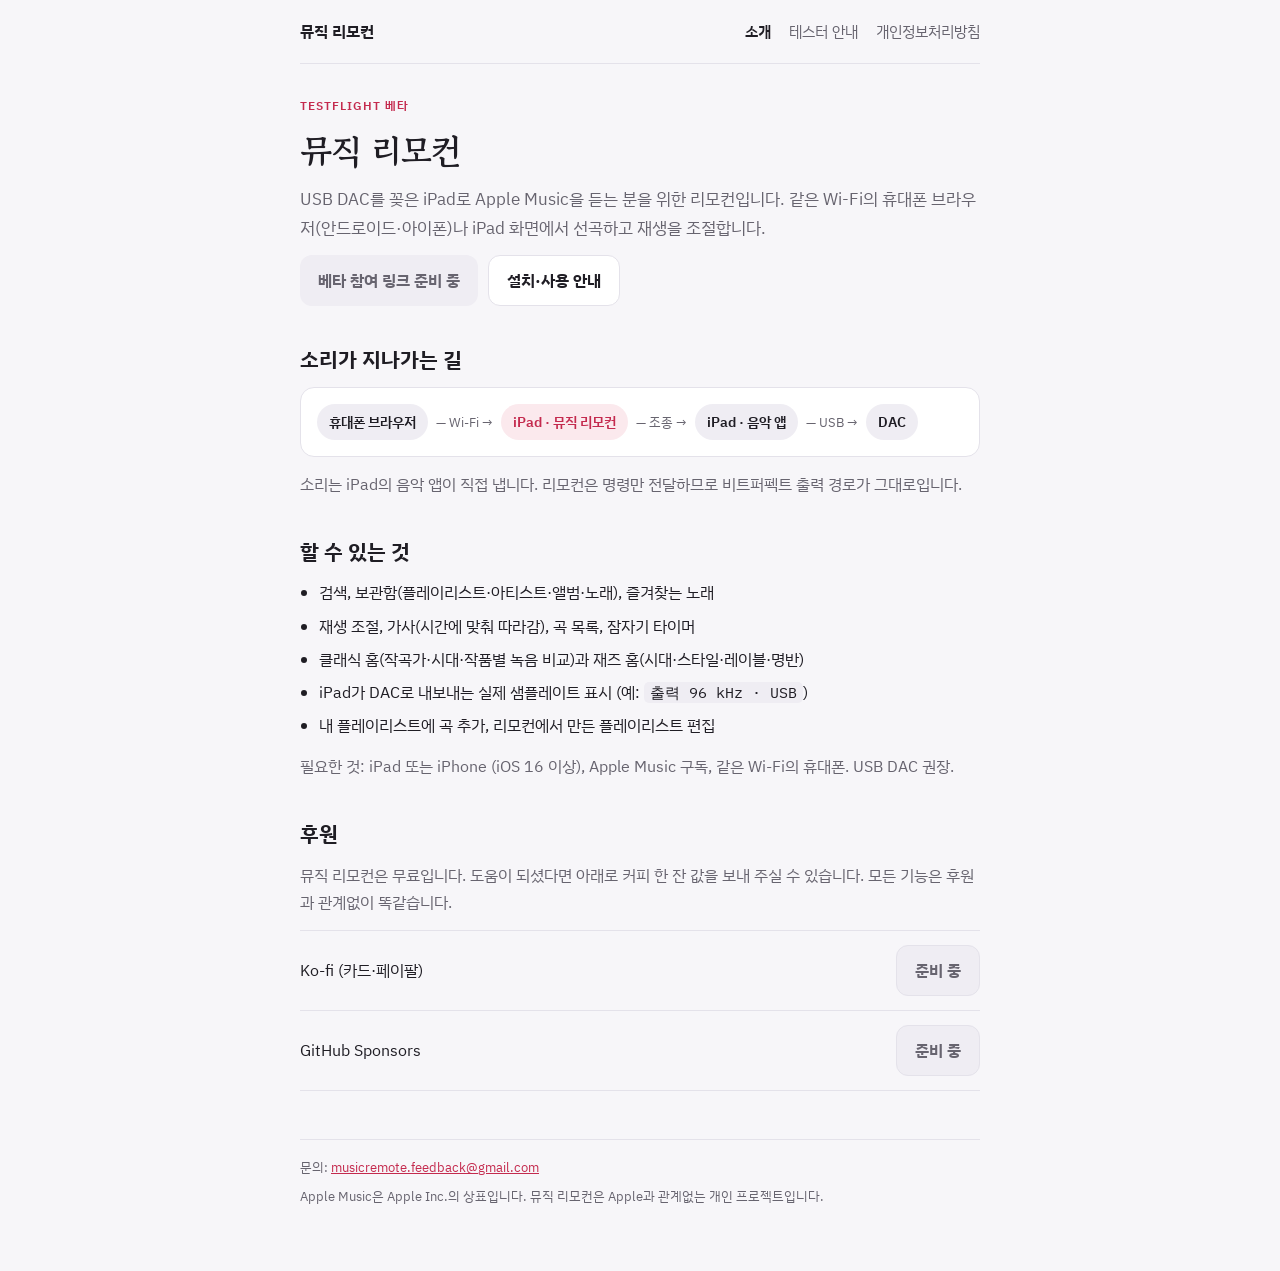
<file: index.html>
<!doctype html>
<html lang="ko">
<head>
<title>뮤직 리모컨</title>
<meta name="description" content="USB DAC를 연결한 iPad의 Apple Music을 휴대폰 브라우저에서 조종하는 리모컨">
<meta charset="utf-8">
<meta name="viewport" content="width=device-width, initial-scale=1, viewport-fit=cover">
<link rel="preconnect" href="https://fonts.googleapis.com">
<link rel="preconnect" href="https://fonts.gstatic.com" crossorigin>
<link rel="stylesheet" href="https://fonts.googleapis.com/css2?family=Gowun+Batang:wght@700&family=IBM+Plex+Sans+KR:wght@400;600;700&family=IBM+Plex+Mono:wght@500&display=swap">
<link rel="stylesheet" href="style.css">
<script src="config.js"></script>
</head>
<body>
<nav class="site-nav" aria-label="사이트">
  <a class="brand" href="./">뮤직 리모컨</a>
  <a href="./" aria-current="page">소개</a>
  <a href="guide.html">테스터 안내</a>
  <a href="privacy.html">개인정보처리방침</a>
</nav>
<main>
  <header style="display:flex;flex-direction:column;gap:12px">
    <div class="eyebrow">TESTFLIGHT 베타</div>
    <h1>뮤직 리모컨</h1>
    <p class="lead">USB DAC를 꽂은 iPad로 Apple Music을 듣는 분을 위한 리모컨입니다. 같은 Wi-Fi의 휴대폰 브라우저(안드로이드·아이폰)나 iPad 화면에서 선곡하고 재생을 조절합니다.</p>
    <div class="actions">
      <a class="button" data-fill="testflight" data-label="keep" data-empty="베타 참여 링크 준비 중">TestFlight로 베타 참여</a>
      <a class="button secondary" href="guide.html">설치·사용 안내</a>
    </div>
  </header>

  <section aria-labelledby="chain-title">
    <h2 id="chain-title">소리가 지나가는 길</h2>
    <div class="chain" role="img" aria-label="휴대폰 브라우저에서 Wi-Fi로 iPad의 뮤직 리모컨에 명령을 보내고, 뮤직 리모컨이 음악 앱을 조종해 USB로 DAC에 출력합니다">
      <span class="node">휴대폰 브라우저</span><span class="arrow">— Wi-Fi →</span>
      <span class="node key">iPad · 뮤직 리모컨</span><span class="arrow">— 조종 →</span>
      <span class="node">iPad · 음악 앱</span><span class="arrow">— USB →</span>
      <span class="node">DAC</span>
    </div>
    <p class="muted">소리는 iPad의 음악 앱이 직접 냅니다. 리모컨은 명령만 전달하므로 비트퍼펙트 출력 경로가 그대로입니다.</p>
  </section>

  <section aria-labelledby="feature-title">
    <h2 id="feature-title">할 수 있는 것</h2>
    <ul class="plain">
      <li>검색, 보관함(플레이리스트·아티스트·앨범·노래), 즐겨찾는 노래</li>
      <li>재생 조절, 가사(시간에 맞춰 따라감), 곡 목록, 잠자기 타이머</li>
      <li>클래식 홈(작곡가·시대·작품별 녹음 비교)과 재즈 홈(시대·스타일·레이블·명반)</li>
      <li>iPad가 DAC로 내보내는 실제 샘플레이트 표시 (예: <span class="mono">출력 96 kHz · USB</span>)</li>
      <li>내 플레이리스트에 곡 추가, 리모컨에서 만든 플레이리스트 편집</li>
    </ul>
    <p class="muted">필요한 것: iPad 또는 iPhone (iOS 16 이상), Apple Music 구독, 같은 Wi-Fi의 휴대폰. USB DAC 권장.</p>
  </section>

  <section aria-labelledby="support-title" data-show-if="kofi githubSponsors" hidden>
    <h2 id="support-title">후원</h2>
    <p class="muted">뮤직 리모컨은 무료입니다. 도움이 되셨다면 아래로 커피 한 잔 값을 보내 주실 수 있습니다. 모든 기능은 후원과 관계없이 똑같습니다.</p>
    <div class="support">
      <div class="support-row" data-show-if="kofi" hidden><span>Ko-fi (카드·페이팔)</span><a class="button secondary" data-fill="kofi" data-label="keep">커피 한 잔 보내기</a></div>
      <div class="support-row" data-show-if="githubSponsors" hidden><span>GitHub Sponsors</span><a class="button secondary" data-fill="githubSponsors" data-label="keep">후원하기</a></div>
    </div>
  </section>
</main>
<footer>
  <p>문의: <a data-fill="feedbackEmail" data-empty="준비 중">준비 중</a></p>
  <p>Apple Music은 Apple Inc.의 상표입니다. 뮤직 리모컨은 Apple과 관계없는 개인 프로젝트입니다.</p>
</footer>
</body>
</html>
</file>
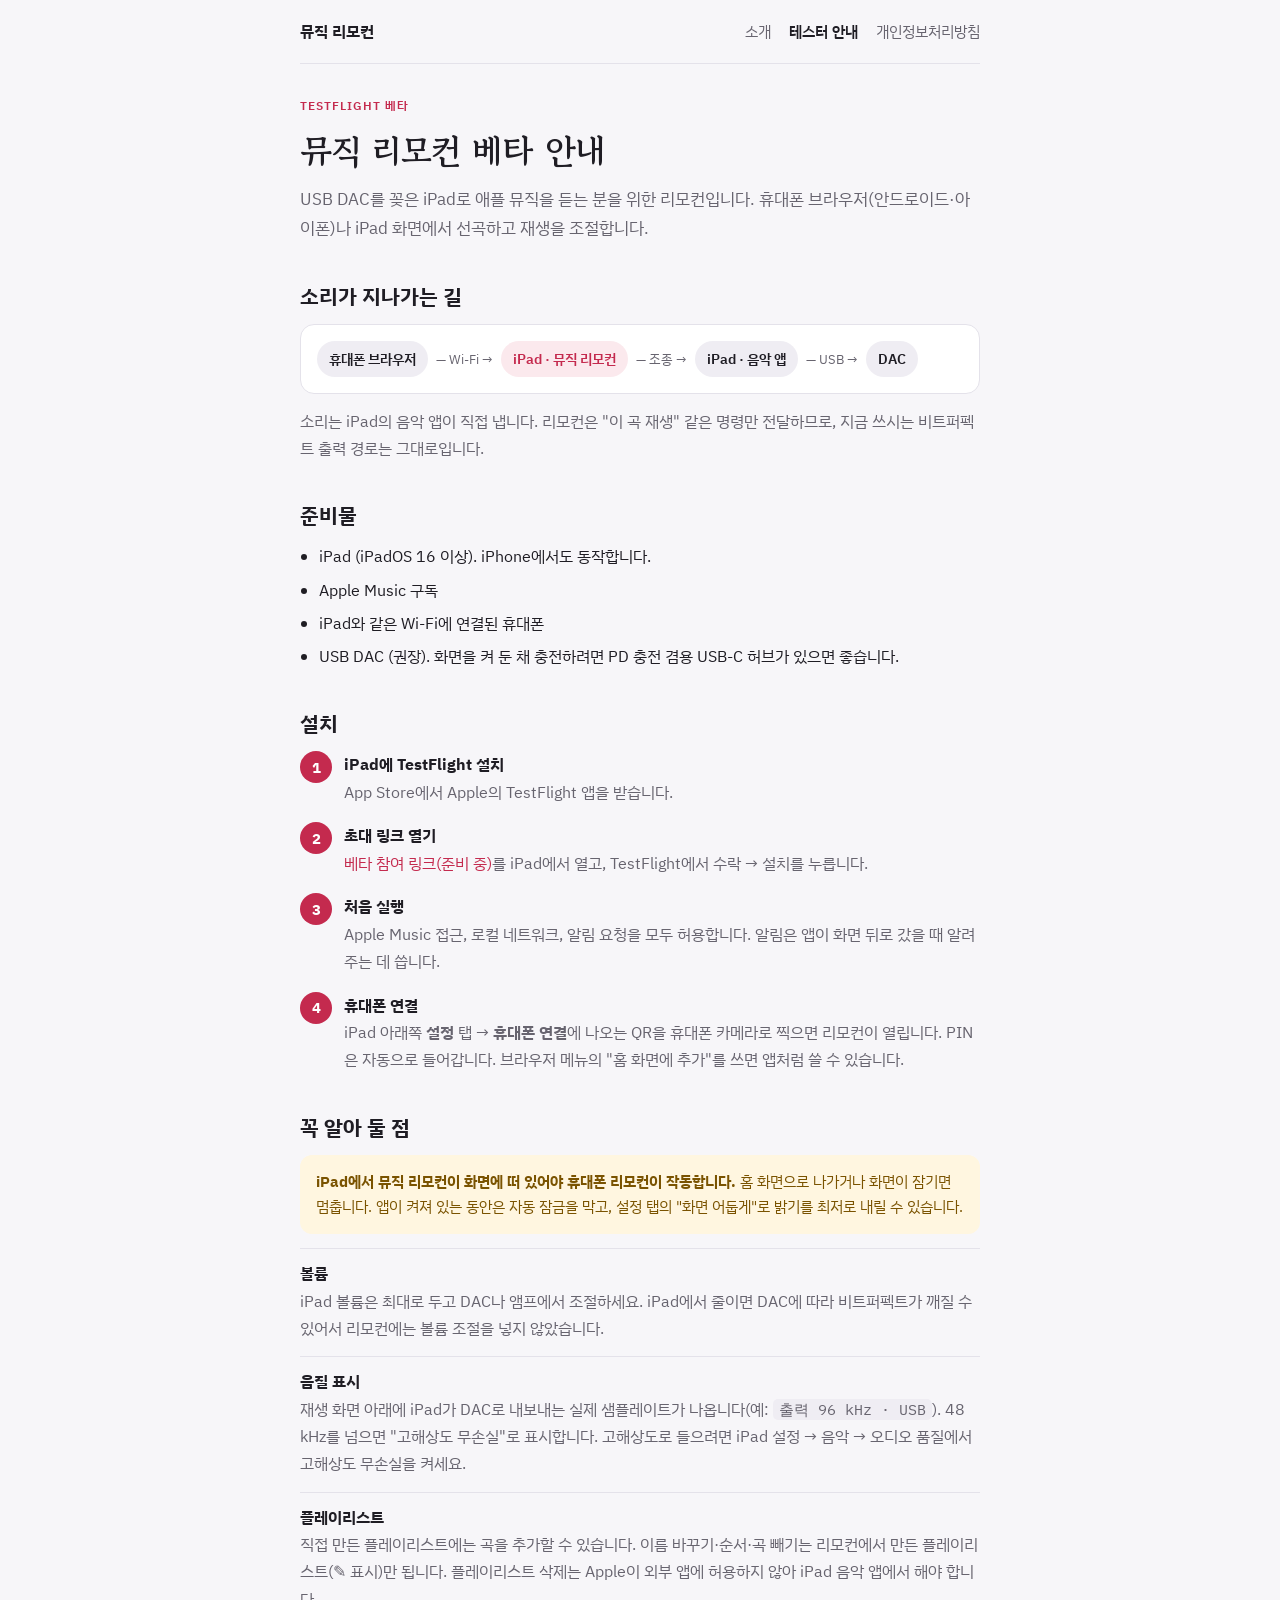
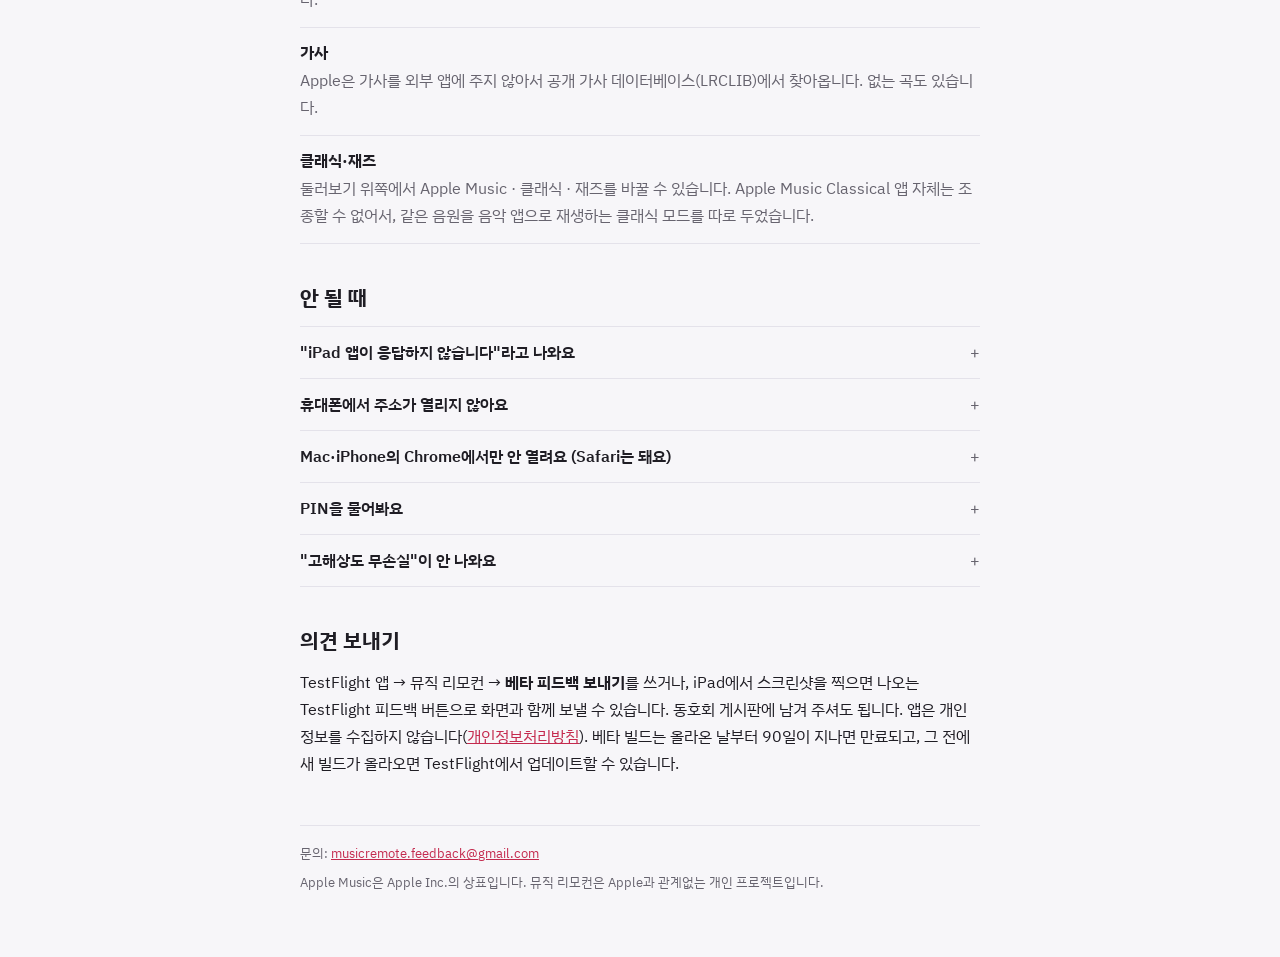
<file: guide.html>
<!doctype html>
<html lang="ko">
<head>
<title>뮤직 리모컨 베타 안내</title>
<meta name="description" content="뮤직 리모컨 TestFlight 베타 설치·사용·문제 해결 안내">
<meta charset="utf-8">
<meta name="viewport" content="width=device-width, initial-scale=1, viewport-fit=cover">
<link rel="preconnect" href="https://fonts.googleapis.com">
<link rel="preconnect" href="https://fonts.gstatic.com" crossorigin>
<link rel="stylesheet" href="https://fonts.googleapis.com/css2?family=Gowun+Batang:wght@700&family=IBM+Plex+Sans+KR:wght@400;600;700&family=IBM+Plex+Mono:wght@500&display=swap">
<link rel="stylesheet" href="style.css">
<script src="config.js"></script>
</head>
<body>
<nav class="site-nav" aria-label="사이트">
  <a class="brand" href="./">뮤직 리모컨</a>
  <a href="./">소개</a>
  <a href="guide.html" aria-current="page">테스터 안내</a>
  <a href="privacy.html">개인정보처리방침</a>
</nav>
<main>
  <header style="display:flex;flex-direction:column;gap:12px">
    <div class="eyebrow">TESTFLIGHT 베타</div>
    <h1>뮤직 리모컨 베타 안내</h1>
    <p class="lead">USB DAC를 꽂은 iPad로 애플 뮤직을 듣는 분을 위한 리모컨입니다. 휴대폰 브라우저(안드로이드·아이폰)나 iPad 화면에서 선곡하고 재생을 조절합니다.</p>
  </header>

  <section aria-labelledby="chain-title">
    <h2 id="chain-title">소리가 지나가는 길</h2>
    <div class="chain" role="img" aria-label="휴대폰 브라우저에서 Wi-Fi로 iPad의 뮤직 리모컨에 명령을 보내고, 뮤직 리모컨이 음악 앱을 조종해 USB로 DAC에 출력합니다">
      <span class="node">휴대폰 브라우저</span>
      <span class="arrow">— Wi-Fi →</span>
      <span class="node key">iPad · 뮤직 리모컨</span>
      <span class="arrow">— 조종 →</span>
      <span class="node">iPad · 음악 앱</span>
      <span class="arrow">— USB →</span>
      <span class="node">DAC</span>
    </div>
    <p class="muted">소리는 iPad의 음악 앱이 직접 냅니다. 리모컨은 "이 곡 재생" 같은 명령만 전달하므로, 지금 쓰시는 비트퍼펙트 출력 경로는 그대로입니다.</p>
  </section>

  <section aria-labelledby="need-title">
    <h2 id="need-title">준비물</h2>
    <ul class="plain">
      <li>iPad (iPadOS 16 이상). iPhone에서도 동작합니다.</li>
      <li>Apple Music 구독</li>
      <li>iPad와 같은 Wi-Fi에 연결된 휴대폰</li>
      <li>USB DAC (권장). 화면을 켜 둔 채 충전하려면 PD 충전 겸용 USB-C 허브가 있으면 좋습니다.</li>
    </ul>
  </section>

  <section aria-labelledby="install-title">
    <h2 id="install-title">설치</h2>
    <ol class="steps">
      <li><div class="step-body"><h3>iPad에 TestFlight 설치</h3><p>App Store에서 Apple의 TestFlight 앱을 받습니다.</p></div></li>
      <li><div class="step-body"><h3>초대 링크 열기</h3><p><a data-fill="testflight" data-label="keep" data-empty="베타 참여 링크(준비 중)">베타 참여 링크</a>를 iPad에서 열고, TestFlight에서 수락 → 설치를 누릅니다.</p></div></li>
      <li><div class="step-body"><h3>처음 실행</h3><p>Apple Music 접근, 로컬 네트워크, 알림 요청을 모두 허용합니다. 알림은 앱이 화면 뒤로 갔을 때 알려 주는 데 씁니다.</p></div></li>
      <li><div class="step-body"><h3>휴대폰 연결</h3><p>iPad 아래쪽 <b>설정</b> 탭 → <b>휴대폰 연결</b>에 나오는 QR을 휴대폰 카메라로 찍으면 리모컨이 열립니다. PIN은 자동으로 들어갑니다. 브라우저 메뉴의 "홈 화면에 추가"를 쓰면 앱처럼 쓸 수 있습니다.</p></div></li>
    </ol>
  </section>

  <section aria-labelledby="know-title">
    <h2 id="know-title">꼭 알아 둘 점</h2>
    <p class="callout"><b>iPad에서 뮤직 리모컨이 화면에 떠 있어야 휴대폰 리모컨이 작동합니다.</b> 홈 화면으로 나가거나 화면이 잠기면 멈춥니다. 앱이 켜져 있는 동안은 자동 잠금을 막고, 설정 탭의 "화면 어둡게"로 밝기를 최저로 내릴 수 있습니다.</p>
    <div class="notes">
      <div class="note"><h3>볼륨</h3><p>iPad 볼륨은 최대로 두고 DAC나 앰프에서 조절하세요. iPad에서 줄이면 DAC에 따라 비트퍼펙트가 깨질 수 있어서 리모컨에는 볼륨 조절을 넣지 않았습니다.</p></div>
      <div class="note"><h3>음질 표시</h3><p>재생 화면 아래에 iPad가 DAC로 내보내는 실제 샘플레이트가 나옵니다(예: <span class="mono">출력 96 kHz · USB</span>). 48 kHz를 넘으면 "고해상도 무손실"로 표시합니다. 고해상도로 들으려면 iPad 설정 → 음악 → 오디오 품질에서 고해상도 무손실을 켜세요.</p></div>
      <div class="note"><h3>플레이리스트</h3><p>직접 만든 플레이리스트에는 곡을 추가할 수 있습니다. 이름 바꾸기·순서·곡 빼기는 리모컨에서 만든 플레이리스트(✎ 표시)만 됩니다. 플레이리스트 삭제는 Apple이 외부 앱에 허용하지 않아 iPad 음악 앱에서 해야 합니다.</p></div>
      <div class="note"><h3>가사</h3><p>Apple은 가사를 외부 앱에 주지 않아서 공개 가사 데이터베이스(LRCLIB)에서 찾아옵니다. 없는 곡도 있습니다.</p></div>
      <div class="note"><h3>클래식·재즈</h3><p>둘러보기 위쪽에서 Apple Music · 클래식 · 재즈를 바꿀 수 있습니다. Apple Music Classical 앱 자체는 조종할 수 없어서, 같은 음원을 음악 앱으로 재생하는 클래식 모드를 따로 두었습니다.</p></div>
    </div>
  </section>

  <section aria-labelledby="trouble-title">
    <h2 id="trouble-title">안 될 때</h2>
    <div>
      <details>
        <summary>"iPad 앱이 응답하지 않습니다"라고 나와요</summary>
        <p>iPad에서 뮤직 리모컨이 화면에 떠 있는지, 휴대폰과 iPad가 같은 Wi-Fi인지 확인한 뒤 배너의 "다시 연결"을 누르세요.</p>
      </details>
      <details>
        <summary>휴대폰에서 주소가 열리지 않아요</summary>
        <p>iPad 설정 탭 → 휴대폰 연결에 나오는 <span class="mono">http://192.168.x.x:8080</span> 형태의 주소를 브라우저에 그대로 입력하세요. 공유기가 iPad 주소를 바꾸면 QR을 다시 찍어야 합니다.</p>
      </details>
      <details>
        <summary>Mac·iPhone의 Chrome에서만 안 열려요 (Safari는 돼요)</summary>
        <p>Apple 기기는 앱마다 '로컬 네트워크'(같은 Wi-Fi의 기기에 접속하는 권한)를 따로 묻습니다. Safari는 처음부터 허용돼 있지만, Chrome·Edge·Whale은 처음 물을 때 허용하지 않았으면 iPad 주소에 접속하지 못합니다.</p>
        <p><b>Mac</b>: 시스템 설정 → 개인정보 보호 및 보안 → <b>로컬 네트워크</b>에서 Google Chrome을 켜고, Chrome을 완전히 종료(⌘Q)했다가 다시 여세요.<br><b>iPhone·iPad</b>: 설정 → Chrome → <b>로컬 네트워크</b>를 켜세요.</p>
      </details>
      <details>
        <summary>PIN을 물어봐요</summary>
        <p>iPad 설정 탭 → 휴대폰 연결 화면에 4자리 PIN이 있습니다. 여러 번 틀리면 1분 동안 막힙니다.</p>
      </details>
      <details>
        <summary>"고해상도 무손실"이 안 나와요</summary>
        <p>iPad 설정 → 음악 → 오디오 품질에서 고해상도 무손실이 켜져 있는지, 출력이 USB DAC인지 확인하세요. 곡 자체가 무손실(최대 48 kHz)까지만 있는 경우도 많습니다.</p>
      </details>
    </div>
  </section>

  <section aria-labelledby="feedback-title">
    <h2 id="feedback-title">의견 보내기</h2>
    <p>TestFlight 앱 → 뮤직 리모컨 → <b>베타 피드백 보내기</b>를 쓰거나, iPad에서 스크린샷을 찍으면 나오는 TestFlight 피드백 버튼으로 화면과 함께 보낼 수 있습니다. 동호회 게시판에 남겨 주셔도 됩니다. 앱은 개인정보를 수집하지 않습니다(<a href="privacy.html">개인정보처리방침</a>). 베타 빌드는 올라온 날부터 90일이 지나면 만료되고, 그 전에 새 빌드가 올라오면 TestFlight에서 업데이트할 수 있습니다.</p>
  </section>
</main>
<footer>
  <p>문의: <a data-fill="feedbackEmail" data-empty="준비 중">준비 중</a></p>
  <p>Apple Music은 Apple Inc.의 상표입니다. 뮤직 리모컨은 Apple과 관계없는 개인 프로젝트입니다.</p>
</footer>
</body>
</html>
</file>
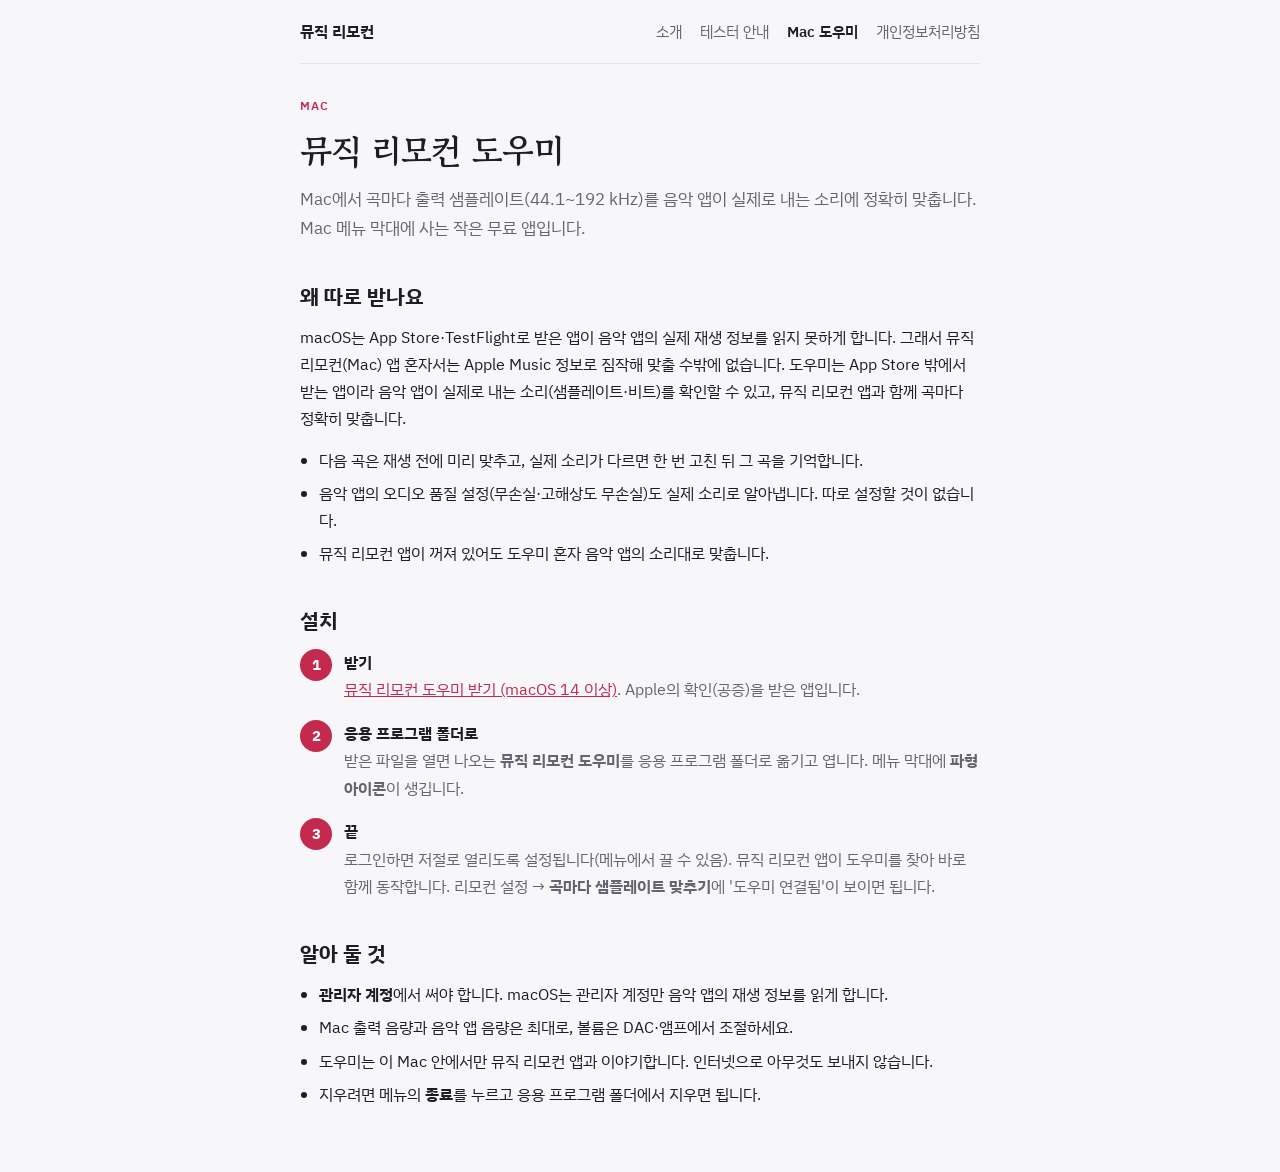
<file: helper.html>
<!doctype html>
<html lang="ko">
<head>
<title>뮤직 리모컨 도우미 (Mac)</title>
<meta name="description" content="Mac에서 곡마다 출력 샘플레이트를 음악 앱의 실제 소리에 정확히 맞추는 뮤직 리모컨 도우미">
<meta charset="utf-8">
<meta name="viewport" content="width=device-width, initial-scale=1, viewport-fit=cover">
<link rel="preconnect" href="https://fonts.googleapis.com">
<link rel="preconnect" href="https://fonts.gstatic.com" crossorigin>
<link rel="stylesheet" href="https://fonts.googleapis.com/css2?family=Gowun+Batang:wght@700&family=IBM+Plex+Sans+KR:wght@400;600;700&family=IBM+Plex+Mono:wght@500&display=swap">
<link rel="stylesheet" href="style.css">
<script src="config.js"></script>
</head>
<body>
<nav class="site-nav" aria-label="사이트">
  <a class="brand" href="./">뮤직 리모컨</a>
  <a href="./">소개</a>
  <a href="guide.html">테스터 안내</a>
  <a href="helper.html" aria-current="page">Mac 도우미</a>
  <a href="privacy.html">개인정보처리방침</a>
</nav>
<main>
  <header style="display:flex;flex-direction:column;gap:12px">
    <div class="eyebrow">MAC</div>
    <h1>뮤직 리모컨 도우미</h1>
    <p class="lead">Mac에서 곡마다 출력 샘플레이트(44.1~192 kHz)를 음악 앱이 실제로 내는 소리에 정확히 맞춥니다. Mac 메뉴 막대에 사는 작은 무료 앱입니다.</p>
  </header>

  <section aria-labelledby="why-title">
    <h2 id="why-title">왜 따로 받나요</h2>
    <p>macOS는 App Store·TestFlight로 받은 앱이 음악 앱의 실제 재생 정보를 읽지 못하게 합니다. 그래서 뮤직 리모컨(Mac) 앱 혼자서는 Apple Music 정보로 짐작해 맞출 수밖에 없습니다. 도우미는 App Store 밖에서 받는 앱이라 음악 앱이 실제로 내는 소리(샘플레이트·비트)를 확인할 수 있고, 뮤직 리모컨 앱과 함께 곡마다 정확히 맞춥니다.</p>
    <ul class="plain">
      <li>다음 곡은 재생 전에 미리 맞추고, 실제 소리가 다르면 한 번 고친 뒤 그 곡을 기억합니다.</li>
      <li>음악 앱의 오디오 품질 설정(무손실·고해상도 무손실)도 실제 소리로 알아냅니다. 따로 설정할 것이 없습니다.</li>
      <li>뮤직 리모컨 앱이 꺼져 있어도 도우미 혼자 음악 앱의 소리대로 맞춥니다.</li>
    </ul>
  </section>

  <section aria-labelledby="install-title">
    <h2 id="install-title">설치</h2>
    <ol class="steps">
      <li><div class="step-body"><h3>받기</h3><p><a href="helper/MusicRemoteHelper.zip">뮤직 리모컨 도우미 받기 (macOS 14 이상)</a>. Apple의 확인(공증)을 받은 앱입니다.</p></div></li>
      <li><div class="step-body"><h3>응용 프로그램 폴더로</h3><p>받은 파일을 열면 나오는 <b>뮤직 리모컨 도우미</b>를 응용 프로그램 폴더로 옮기고 엽니다. 메뉴 막대에 <b>파형 아이콘</b>이 생깁니다.</p></div></li>
      <li><div class="step-body"><h3>끝</h3><p>로그인하면 저절로 열리도록 설정됩니다(메뉴에서 끌 수 있음). 뮤직 리모컨 앱이 도우미를 찾아 바로 함께 동작합니다. 리모컨 설정 → <b>곡마다 샘플레이트 맞추기</b>에 '도우미 연결됨'이 보이면 됩니다.</p></div></li>
    </ol>
  </section>

  <section aria-labelledby="need-title">
    <h2 id="need-title">알아 둘 것</h2>
    <ul class="plain">
      <li><b>관리자 계정</b>에서 써야 합니다. macOS는 관리자 계정만 음악 앱의 재생 정보를 읽게 합니다.</li>
      <li>Mac 출력 음량과 음악 앱 음량은 최대로, 볼륨은 DAC·앰프에서 조절하세요.</li>
      <li>도우미는 이 Mac 안에서만 뮤직 리모컨 앱과 이야기합니다. 인터넷으로 아무것도 보내지 않습니다.</li>
      <li>지우려면 메뉴의 <b>종료</b>를 누르고 응용 프로그램 폴더에서 지우면 됩니다.</li>
    </ul>
  </section>
</main>
</body>
</html>
</file>
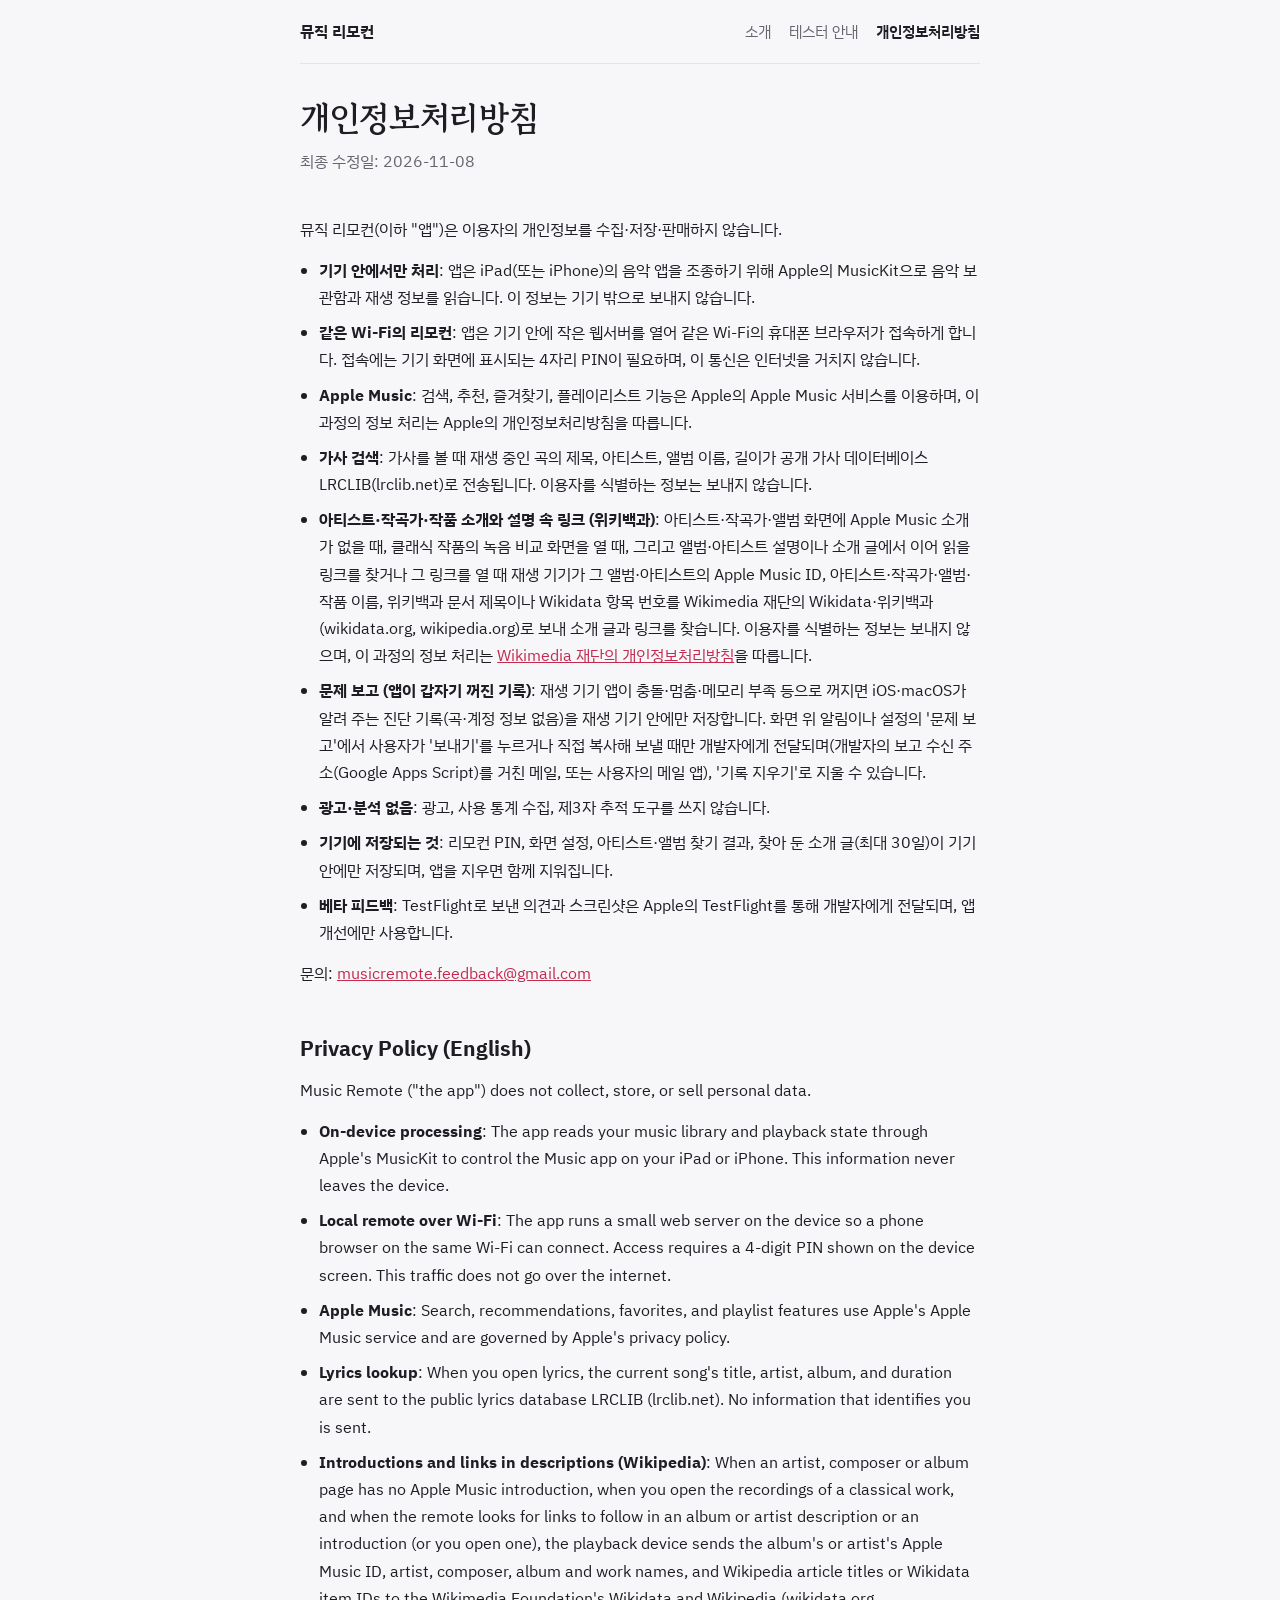
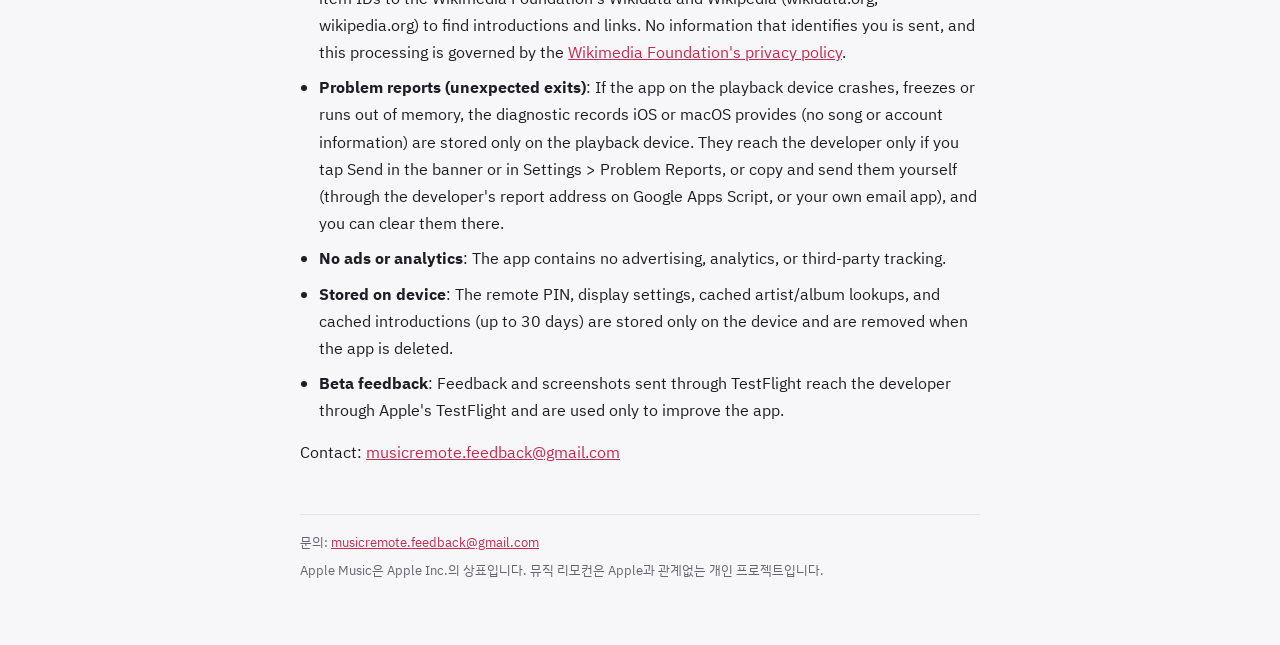
<file: privacy.html>
<!doctype html>
<html lang="ko">
<head>
<title>뮤직 리모컨 개인정보처리방침</title>
<meta name="description" content="뮤직 리모컨 개인정보처리방침 / Privacy Policy">
<meta charset="utf-8">
<meta name="viewport" content="width=device-width, initial-scale=1, viewport-fit=cover">
<link rel="preconnect" href="https://fonts.googleapis.com">
<link rel="preconnect" href="https://fonts.gstatic.com" crossorigin>
<link rel="stylesheet" href="https://fonts.googleapis.com/css2?family=Gowun+Batang:wght@700&family=IBM+Plex+Sans+KR:wght@400;600;700&family=IBM+Plex+Mono:wght@500&display=swap">
<link rel="stylesheet" href="style.css">
<script src="config.js"></script>
</head>
<body>
<nav class="site-nav" aria-label="사이트">
  <a class="brand" href="./">뮤직 리모컨</a>
  <a href="./">소개</a>
  <a href="guide.html">테스터 안내</a>
  <a href="privacy.html" aria-current="page">개인정보처리방침</a>
</nav>
<main class="policy">
  <header style="display:flex;flex-direction:column;gap:8px">
    <h1>개인정보처리방침</h1>
    <p class="muted">최종 수정일: 2026-11-08</p>
  </header>
  <section lang="ko">
    <p>뮤직 리모컨(이하 "앱")은 이용자의 개인정보를 수집·저장·판매하지 않습니다.</p>
    <ul>
      <li><b>기기 안에서만 처리</b>: 앱은 iPad(또는 iPhone)의 음악 앱을 조종하기 위해 Apple의 MusicKit으로 음악 보관함과 재생 정보를 읽습니다. 이 정보는 기기 밖으로 보내지 않습니다.</li>
      <li><b>같은 Wi-Fi의 리모컨</b>: 앱은 기기 안에 작은 웹서버를 열어 같은 Wi-Fi의 휴대폰 브라우저가 접속하게 합니다. 접속에는 기기 화면에 표시되는 4자리 PIN이 필요하며, 이 통신은 인터넷을 거치지 않습니다.</li>
      <li><b>Apple Music</b>: 검색, 추천, 즐겨찾기, 플레이리스트 기능은 Apple의 Apple Music 서비스를 이용하며, 이 과정의 정보 처리는 Apple의 개인정보처리방침을 따릅니다.</li>
      <li><b>가사 검색</b>: 가사를 볼 때 재생 중인 곡의 제목, 아티스트, 앨범 이름, 길이가 공개 가사 데이터베이스 LRCLIB(lrclib.net)로 전송됩니다. 이용자를 식별하는 정보는 보내지 않습니다.</li>
      <li><b>아티스트·작곡가·작품 소개와 설명 속 링크 (위키백과)</b>: 아티스트·작곡가·앨범 화면에 Apple Music 소개가 없을 때, 클래식 작품의 녹음 비교 화면을 열 때, 그리고 앨범·아티스트 설명이나 소개 글에서 이어 읽을 링크를 찾거나 그 링크를 열 때 재생 기기가 그 앨범·아티스트의 Apple Music ID, 아티스트·작곡가·앨범·작품 이름, 위키백과 문서 제목이나 Wikidata 항목 번호를 Wikimedia 재단의 Wikidata·위키백과(wikidata.org, wikipedia.org)로 보내 소개 글과 링크를 찾습니다. 이용자를 식별하는 정보는 보내지 않으며, 이 과정의 정보 처리는 <a href="https://foundation.wikimedia.org/wiki/Policy:Privacy_policy">Wikimedia 재단의 개인정보처리방침</a>을 따릅니다.</li>
      <li><b>문제 보고 (앱이 갑자기 꺼진 기록)</b>: 재생 기기 앱이 충돌·멈춤·메모리 부족 등으로 꺼지면 iOS·macOS가 알려 주는 진단 기록(곡·계정 정보 없음)을 재생 기기 안에만 저장합니다. 화면 위 알림이나 설정의 '문제 보고'에서 사용자가 '보내기'를 누르거나 직접 복사해 보낼 때만 개발자에게 전달되며(개발자의 보고 수신 주소(Google Apps Script)를 거친 메일, 또는 사용자의 메일 앱), '기록 지우기'로 지울 수 있습니다.</li>
      <li><b>광고·분석 없음</b>: 광고, 사용 통계 수집, 제3자 추적 도구를 쓰지 않습니다.</li>
      <li><b>기기에 저장되는 것</b>: 리모컨 PIN, 화면 설정, 아티스트·앨범 찾기 결과, 찾아 둔 소개 글(최대 30일)이 기기 안에만 저장되며, 앱을 지우면 함께 지워집니다.</li>
      <li><b>베타 피드백</b>: TestFlight로 보낸 의견과 스크린샷은 Apple의 TestFlight를 통해 개발자에게 전달되며, 앱 개선에만 사용합니다.</li>
    </ul>
    <p>문의: <a data-fill="feedbackEmail" data-empty="준비 중">준비 중</a></p>
  </section>
  <section lang="en">
    <h2>Privacy Policy (English)</h2>
    <p>Music Remote ("the app") does not collect, store, or sell personal data.</p>
    <ul>
      <li><b>On-device processing</b>: The app reads your music library and playback state through Apple's MusicKit to control the Music app on your iPad or iPhone. This information never leaves the device.</li>
      <li><b>Local remote over Wi-Fi</b>: The app runs a small web server on the device so a phone browser on the same Wi-Fi can connect. Access requires a 4-digit PIN shown on the device screen. This traffic does not go over the internet.</li>
      <li><b>Apple Music</b>: Search, recommendations, favorites, and playlist features use Apple's Apple Music service and are governed by Apple's privacy policy.</li>
      <li><b>Lyrics lookup</b>: When you open lyrics, the current song's title, artist, album, and duration are sent to the public lyrics database LRCLIB (lrclib.net). No information that identifies you is sent.</li>
      <li><b>Introductions and links in descriptions (Wikipedia)</b>: When an artist, composer or album page has no Apple Music introduction, when you open the recordings of a classical work, and when the remote looks for links to follow in an album or artist description or an introduction (or you open one), the playback device sends the album's or artist's Apple Music ID, artist, composer, album and work names, and Wikipedia article titles or Wikidata item IDs to the Wikimedia Foundation's Wikidata and Wikipedia (wikidata.org, wikipedia.org) to find introductions and links. No information that identifies you is sent, and this processing is governed by the <a href="https://foundation.wikimedia.org/wiki/Policy:Privacy_policy">Wikimedia Foundation's privacy policy</a>.</li>
      <li><b>Problem reports (unexpected exits)</b>: If the app on the playback device crashes, freezes or runs out of memory, the diagnostic records iOS or macOS provides (no song or account information) are stored only on the playback device. They reach the developer only if you tap Send in the banner or in Settings > Problem Reports, or copy and send them yourself (through the developer's report address on Google Apps Script, or your own email app), and you can clear them there.</li>
      <li><b>No ads or analytics</b>: The app contains no advertising, analytics, or third-party tracking.</li>
      <li><b>Stored on device</b>: The remote PIN, display settings, cached artist/album lookups, and cached introductions (up to 30 days) are stored only on the device and are removed when the app is deleted.</li>
      <li><b>Beta feedback</b>: Feedback and screenshots sent through TestFlight reach the developer through Apple's TestFlight and are used only to improve the app.</li>
    </ul>
    <p>Contact: <a data-fill="feedbackEmail" data-empty="coming soon">coming soon</a></p>
  </section>
</main>
<footer>
  <p>문의: <a data-fill="feedbackEmail" data-empty="준비 중">준비 중</a></p>
  <p>Apple Music은 Apple Inc.의 상표입니다. 뮤직 리모컨은 Apple과 관계없는 개인 프로젝트입니다.</p>
</footer>
</body>
</html>
</file>
<file: style.css>
:root {
  --paper: #f7f6f9;
  --surface: #ffffff;
  --ink: #1f1d24;
  --muted: #67646f;
  --line: #e4e2ea;
  --accent: #c42a4e;
  --accent-ink: #ffffff;
  --accent-soft: #fbe9ed;
  --code-bg: #efedf3;
  --warn-bg: #fff6e0;
  --warn-ink: #7a5300;
  color-scheme: light;
}
@media (prefers-color-scheme: dark) {
  :root {
    color-scheme: dark;
    --paper: #121116;
    --surface: #1b1a21;
    --ink: #eeedf2;
    --muted: #a19eab;
    --line: #2c2a33;
    --accent: #ff6a86;
    --accent-ink: #1a0b10;
    --accent-soft: #3a1d26;
    --code-bg: #26242d;
    --warn-bg: #33290f;
    --warn-ink: #f2c96b;
  }
}

* { box-sizing: border-box; }
html, body { margin: 0; }
body {
  background: var(--paper);
  color: var(--ink);
  font-family: "IBM Plex Sans KR", "Apple SD Gothic Neo", "Noto Sans KR", system-ui, sans-serif;
  font-size: 16px;
  line-height: 1.7;
  padding-inline: 16px;
  padding-block: 0 64px;
}
a { color: var(--accent); }
a:focus-visible, button:focus-visible { outline: 2px solid var(--accent); outline-offset: 3px; border-radius: 4px; }

.site-nav { max-width: 680px; margin: 0 auto; display: flex; flex-wrap: wrap; align-items: center; gap: 6px 18px; padding: 18px 0; border-bottom: 1px solid var(--line); }
.site-nav .brand { font-weight: 700; color: var(--ink); text-decoration: none; margin-right: auto; }
.site-nav a:not(.brand) { color: var(--muted); text-decoration: none; font-size: 15px; }
.site-nav a[aria-current="page"] { color: var(--ink); font-weight: 600; }

main { max-width: 680px; margin: 0 auto; padding-top: 32px; display: flex; flex-direction: column; gap: 40px; }
h1, h2, h3 { text-wrap: balance; line-height: 1.3; margin: 0; }
h1 { font-family: "Gowun Batang", "Nanum Myeongjo", serif; font-size: 34px; font-weight: 700; letter-spacing: -0.01em; }
h2 { font-size: 21px; font-weight: 700; }
h3 { font-size: 16px; font-weight: 700; }
p { margin: 0; }
section { display: flex; flex-direction: column; gap: 14px; }
.eyebrow { font-size: 12px; font-weight: 600; letter-spacing: 0.08em; color: var(--accent); }
.lead { color: var(--muted); font-size: 17px; }
.muted { color: var(--muted); }
.mono, code { font-family: "IBM Plex Mono", ui-monospace, Menlo, monospace; font-size: 0.92em; background: var(--code-bg); padding: 1px 6px; border-radius: 5px; }

.chain { display: flex; flex-wrap: wrap; align-items: center; gap: 8px; padding: 16px; background: var(--surface); border: 1px solid var(--line); border-radius: 14px; }
.node { padding: 6px 12px; border-radius: 999px; background: var(--code-bg); font-size: 14px; font-weight: 600; white-space: nowrap; }
.node.key { background: var(--accent-soft); color: var(--accent); }
.arrow { color: var(--muted); font-size: 13px; white-space: nowrap; }

ul.plain { margin: 0; padding-left: 1.2em; display: flex; flex-direction: column; gap: 6px; }

.actions { display: flex; flex-wrap: wrap; gap: 10px; }
.button { display: inline-flex; align-items: center; gap: 6px; padding: 11px 18px; border-radius: 12px; font-weight: 700; text-decoration: none; background: var(--accent); color: var(--accent-ink); }
.button.secondary { background: var(--surface); color: var(--ink); border: 1px solid var(--line); }
.button[aria-disabled="true"] { background: var(--code-bg); color: var(--muted); pointer-events: none; }

.support { display: flex; flex-direction: column; gap: 0; border-top: 1px solid var(--line); }
.support-row { display: flex; flex-wrap: wrap; justify-content: space-between; align-items: center; gap: 8px 16px; padding: 14px 0; border-bottom: 1px solid var(--line); }

ol.steps { list-style: none; margin: 0; padding: 0; display: flex; flex-direction: column; gap: 16px; counter-reset: step; }
ol.steps > li { counter-increment: step; display: grid; grid-template-columns: 32px 1fr; gap: 12px; align-items: start; }
ol.steps > li::before {
  content: counter(step); width: 32px; height: 32px; border-radius: 50%; display: grid; place-items: center;
  background: var(--accent); color: var(--accent-ink); font-weight: 700; font-size: 15px; font-variant-numeric: tabular-nums;
}
ol.steps .step-body { display: flex; flex-direction: column; gap: 4px; padding-top: 3px; }
ol.steps .step-body p { color: var(--muted); }

.notes { display: flex; flex-direction: column; border-top: 1px solid var(--line); }
.note { display: flex; flex-direction: column; gap: 4px; padding: 14px 0; border-bottom: 1px solid var(--line); }
.note p { color: var(--muted); }
.callout { background: var(--warn-bg); color: var(--warn-ink); border-radius: 12px; padding: 14px 16px; font-size: 15px; }

details { border-bottom: 1px solid var(--line); padding: 12px 0; }
details:first-of-type { border-top: 1px solid var(--line); }
summary { cursor: pointer; font-weight: 600; list-style: none; display: flex; justify-content: space-between; gap: 12px; }
summary::-webkit-details-marker { display: none; }
summary::after { content: "+"; color: var(--muted); font-weight: 400; }
details[open] summary::after { content: "−"; }
details p { color: var(--muted); margin-top: 8px; }

.policy h2 { margin-top: 8px; }
.policy ul { margin: 0; padding-left: 1.2em; display: flex; flex-direction: column; gap: 8px; }

footer { max-width: 680px; margin: 48px auto 0; color: var(--muted); font-size: 13px; border-top: 1px solid var(--line); padding-top: 16px; display: flex; flex-direction: column; gap: 6px; }

@media (prefers-reduced-motion: reduce) { * { transition: none !important; animation: none !important; } }
</file>
